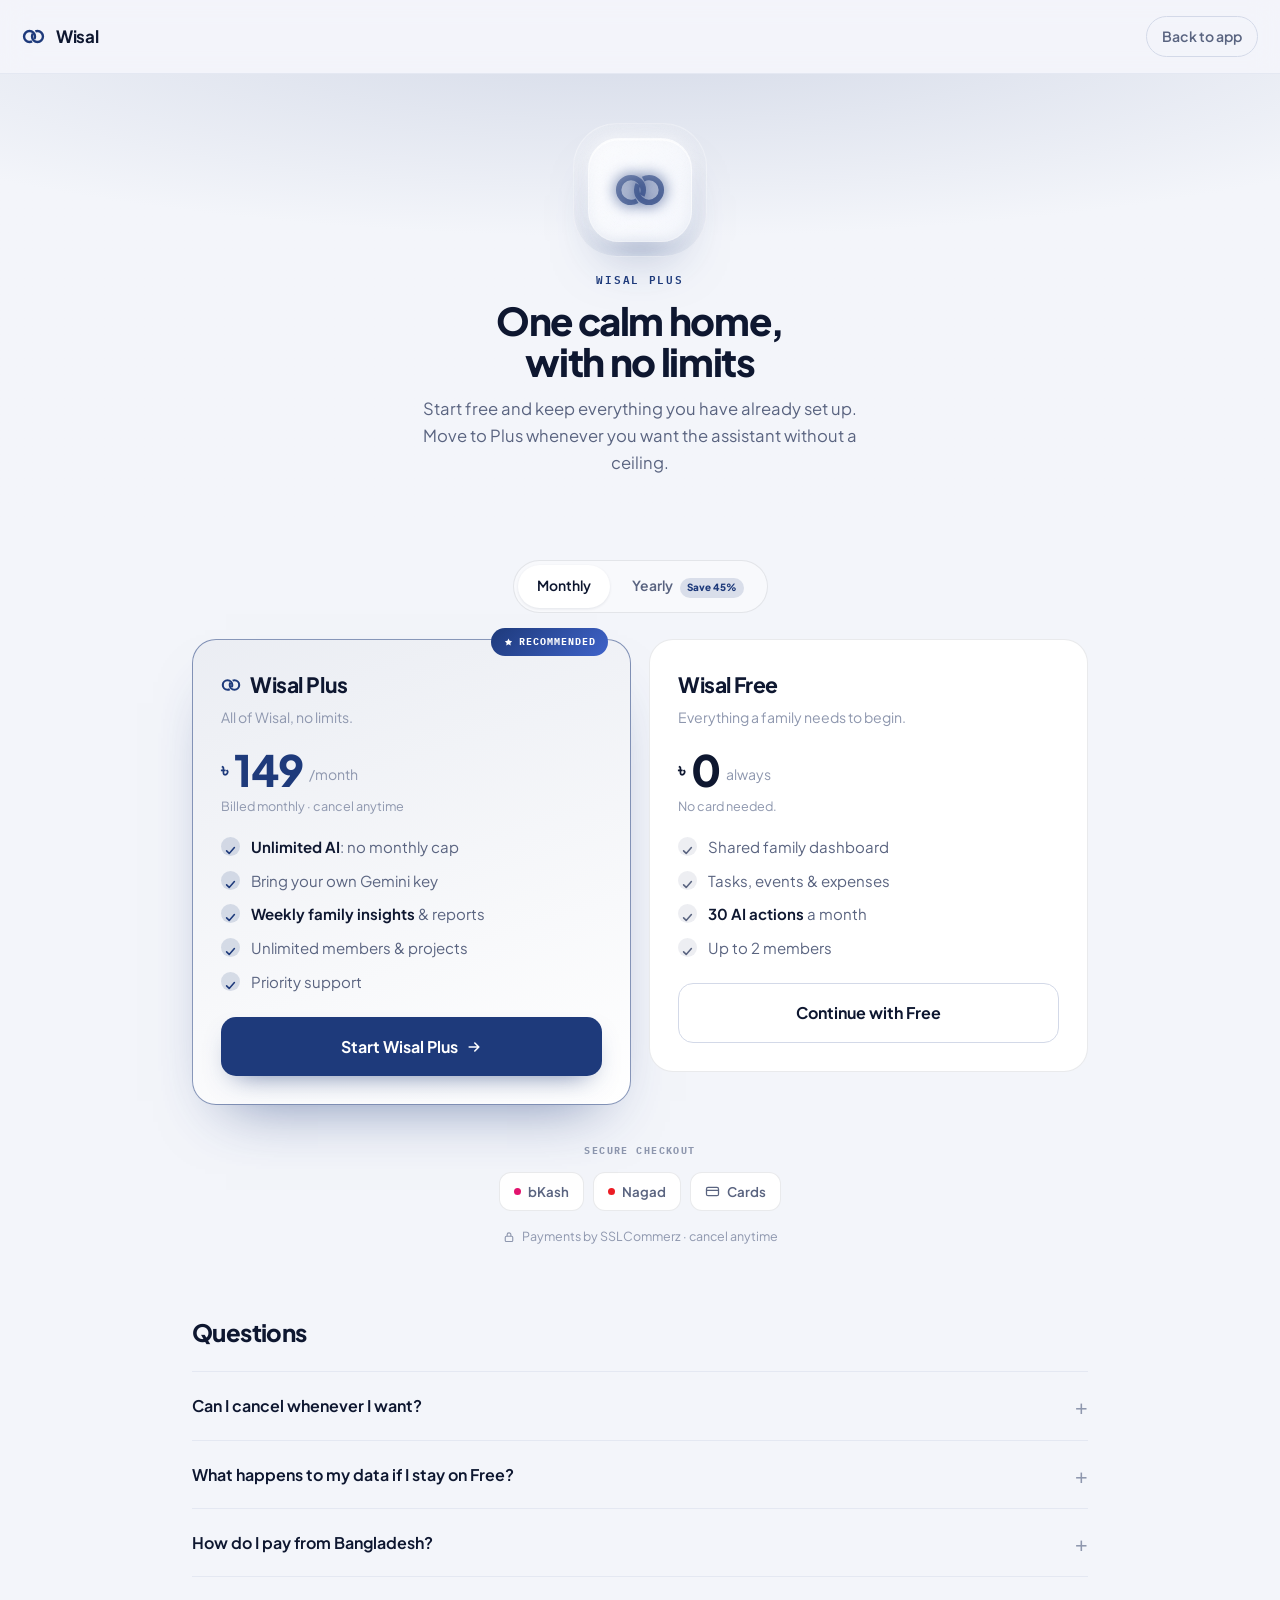
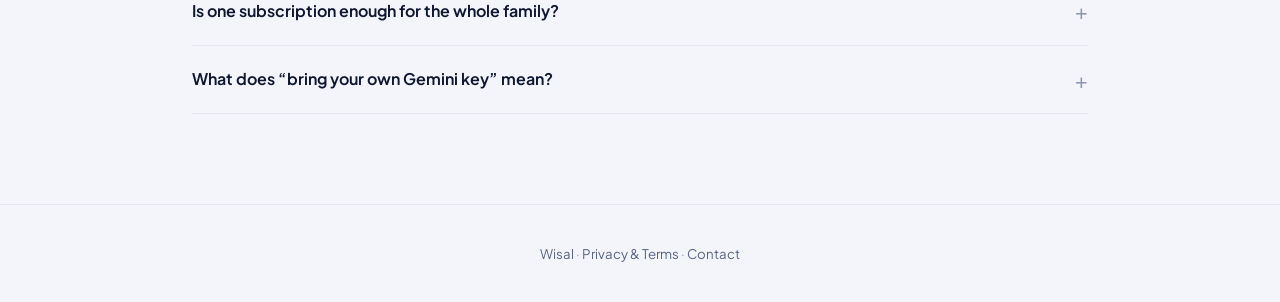
<file: pricing.html>
<!doctype html>
<html lang="en" data-theme="light">
<head>
<meta charset="utf-8">
<meta name="viewport" content="width=device-width, initial-scale=1, viewport-fit=cover">
<title>Wisal Plus Pricing</title>
<meta name="description" content="Wisal Plus: unlimited AI, weekly family insights and unlimited members. ৳149 a month, cancel anytime.">
<meta name="theme-color" content="#F3F5FA" media="(prefers-color-scheme: light)">
<meta name="theme-color" content="#0A0E1A" media="(prefers-color-scheme: dark)">
<link rel="icon" type="image/png" href="/favicon-64.png">
<link rel="preconnect" href="https://fonts.googleapis.com">
<link rel="preconnect" href="https://fonts.gstatic.com" crossorigin>
<link href="https://fonts.googleapis.com/css2?family=Plus+Jakarta+Sans:wght@400;500;600;700;800&family=IBM+Plex+Mono:wght@400;500;600&display=swap" rel="stylesheet">
<style>
:root{
  --bg:#F3F5FA; --surface:#FFFFFF; --surface-2:#F8F9FC;
  --text:#0E1730; --text-2:#5A6480; --text-3:#8E97AE;
  --border:#E4E8F2; --border-strong:#D3D9E8;
  --brand:#1E3A7B; --brand-2:#3F63C9;
  --glass-hair:rgba(14,23,48,.09);
  --sans:'Plus Jakarta Sans',system-ui,-apple-system,sans-serif;
  --mono:'IBM Plex Mono',ui-monospace,monospace;
  --ease:cubic-bezier(.22,.61,.36,1);
}
@media (prefers-color-scheme:dark){
  :root{
    --bg:#0A0E1A; --surface:#121829; --surface-2:#161D31;
    --text:#E9EDF7; --text-2:#9BA5BE; --text-3:#6C7791;
    --border:#232B42; --border-strong:#2E3852;
    --brand:#7B9BF0; --brand-2:#A3B9F7;
    --glass-hair:rgba(255,255,255,.09);
  }
}
*{box-sizing:border-box;scrollbar-width:none;-ms-overflow-style:none}
*::-webkit-scrollbar{width:0;height:0;display:none}
body{margin:0;font-family:var(--sans);background:var(--bg);color:var(--text);
  -webkit-font-smoothing:antialiased;line-height:1.6}
a{color:inherit}

.top{position:sticky;top:0;z-index:20;display:flex;align-items:center;gap:11px;
  padding:16px 22px;background:color-mix(in srgb,var(--bg) 82%,transparent);
  -webkit-backdrop-filter:blur(14px);backdrop-filter:blur(14px);
  border-bottom:1px solid var(--border)}
.top a.back{margin-left:auto;font-size:.88rem;font-weight:600;color:var(--text-2);
  text-decoration:none;padding:8px 15px;border-radius:999px;border:1px solid var(--border-strong);
  transition:color .16s,border-color .16s}
.top a.back:hover{color:var(--text);border-color:var(--text-3)}
.mk{width:23px;height:23px;fill:none;stroke:var(--brand);stroke-width:2.5}
.wm{font-size:1.06rem;font-weight:700;letter-spacing:-.015em}

.hero{position:relative;overflow:hidden;padding:64px 22px 46px;text-align:center;
  background:radial-gradient(120% 78% at 50% -12%,color-mix(in srgb,var(--brand) 15%,var(--bg)),var(--bg) 62%)}
.glass{position:relative;width:104px;height:104px;margin:0 auto 28px;border-radius:31px;
  display:grid;place-items:center;
  background:linear-gradient(150deg,color-mix(in srgb,#fff 58%,transparent),color-mix(in srgb,#fff 16%,transparent));
  border:1px solid color-mix(in srgb,#fff 62%,transparent);
  -webkit-backdrop-filter:blur(16px) saturate(1.6);backdrop-filter:blur(16px) saturate(1.6);
  box-shadow:inset 0 1.5px 0 color-mix(in srgb,#fff 72%,transparent),
             0 28px 58px -26px color-mix(in srgb,var(--brand) 58%,transparent)}
.glass::before{content:'';position:absolute;inset:-16px;border-radius:44px;pointer-events:none;
  border:1px solid color-mix(in srgb,#fff 30%,transparent);
  background:linear-gradient(150deg,color-mix(in srgb,#fff 18%,transparent),transparent 62%);
  -webkit-backdrop-filter:blur(7px);backdrop-filter:blur(7px)}
.glass svg{width:52px;height:52px;fill:none;stroke:var(--brand);stroke-width:2.5}
@media (prefers-color-scheme:dark){
  .glass{background:linear-gradient(150deg,color-mix(in srgb,#fff 15%,transparent),color-mix(in srgb,#fff 4%,transparent));
    border-color:color-mix(in srgb,#fff 18%,transparent);
    box-shadow:inset 0 1.5px 0 color-mix(in srgb,#fff 22%,transparent),0 28px 58px -26px rgba(0,0,0,.75)}
  .glass::before{border-color:color-mix(in srgb,#fff 12%,transparent);
    background:linear-gradient(150deg,color-mix(in srgb,#fff 7%,transparent),transparent 62%)}
}
.eyebrow{font-family:var(--mono);font-size:.68rem;font-weight:600;letter-spacing:.16em;
  text-transform:uppercase;color:var(--brand);margin-bottom:14px}
h1{font-size:2.4rem;font-weight:780;letter-spacing:-.035em;line-height:1.06;margin:0 0 14px}
.lede{font-size:1.04rem;color:var(--text-2);max-width:480px;margin:0 auto}

.wrap{max-width:940px;margin:0 auto;padding:0 22px 90px}
.cycle{display:flex;justify-content:center;margin:38px 0 26px}
.seg{display:inline-flex;gap:3px;padding:4px;background:var(--surface-2);
  border:1px solid var(--glass-hair);border-radius:999px}
.seg button{border:0;background:transparent;font:inherit;font-size:.87rem;font-weight:620;
  color:var(--text-2);padding:10px 19px;border-radius:999px;cursor:pointer;white-space:nowrap;
  transition:background .2s var(--ease),color .2s var(--ease)}
.seg button.on{background:var(--surface);color:var(--text);box-shadow:0 1px 3px rgba(14,23,48,.09)}
.save{display:inline-block;margin-left:7px;font-size:.62rem;font-weight:800;color:var(--brand);
  background:color-mix(in srgb,var(--brand) 14%,transparent);padding:2px 7px;border-radius:999px}

.cards{display:grid;grid-template-columns:repeat(auto-fit,minmax(286px,1fr));gap:18px;align-items:start}
.card{position:relative;border-radius:24px;padding:28px}
.card--plus{background:linear-gradient(162deg,color-mix(in srgb,var(--brand) 9%,var(--surface)),var(--surface));
  border:1.5px solid color-mix(in srgb,var(--brand) 52%,transparent);
  box-shadow:0 30px 60px -34px color-mix(in srgb,var(--brand) 62%,transparent)}
.card--free{background:var(--surface);border:1.5px solid var(--glass-hair)}
.badge{position:absolute;top:-12px;right:22px;display:inline-flex;align-items:center;gap:5px;
  font-family:var(--mono);font-size:.62rem;font-weight:700;letter-spacing:.1em;text-transform:uppercase;
  color:#fff;background:linear-gradient(135deg,var(--brand),var(--brand-2));padding:6px 12px;border-radius:999px}
.badge svg{width:11px;height:11px;fill:currentColor}
.pname{display:flex;align-items:center;gap:9px;font-size:1.32rem;font-weight:740;letter-spacing:-.02em}
.pname .mk{width:20px;height:20px}
.ptag{font-size:.88rem;color:var(--text-3);margin-top:4px}
.price{display:flex;align-items:baseline;gap:6px;margin:20px 0 4px}
.cur{font-size:1.2rem;font-weight:640;align-self:flex-start;margin-top:6px}
.amt{font-size:2.7rem;font-weight:790;letter-spacing:-.03em;line-height:1}
.card--plus .amt,.card--plus .cur{color:var(--brand)}
.per{font-size:.88rem;color:var(--text-3);align-self:flex-end;margin-bottom:6px}
.note{font-size:.79rem;color:var(--text-3);min-height:16px}
ul{list-style:none;margin:20px 0 24px;padding:0;display:flex;flex-direction:column;gap:12px}
li{display:flex;gap:11px;align-items:flex-start;font-size:.94rem;line-height:1.45;color:var(--text-2)}
li b{color:var(--text);font-weight:660}
.tick{flex:none;width:19px;height:19px;margin-top:1px;border-radius:50%;padding:3px;
  background:color-mix(in srgb,var(--brand) 15%,transparent)}
.tick svg{width:100%;height:100%;fill:none;stroke:var(--brand);stroke-width:2.4}
.card--free .tick{background:color-mix(in srgb,var(--text-3) 16%,transparent)}
.card--free .tick svg{stroke:var(--text-2)}
.cta{display:flex;width:100%;justify-content:center;align-items:center;gap:8px;padding:16px;
  font:inherit;font-size:1rem;font-weight:680;border-radius:15px;cursor:pointer;border:1.5px solid transparent;
  transition:transform .15s var(--ease),box-shadow .2s,border-color .15s,background .15s}
.cta--primary{background:var(--brand);color:#fff;
  box-shadow:0 12px 28px -14px color-mix(in srgb,var(--brand) 70%,transparent)}
.cta--primary:hover{transform:translateY(-1px)}
.cta--ghost{background:transparent;border-color:var(--border-strong);color:var(--text)}
.cta--ghost:hover{border-color:var(--text-3);background:var(--surface-2)}
.cta svg{width:16px;height:16px;fill:none;stroke:currentColor;stroke-width:2}

.pay{margin-top:38px;text-align:center}
.paylbl{font-family:var(--mono);font-size:.64rem;font-weight:700;letter-spacing:.14em;
  text-transform:uppercase;color:var(--text-3);margin-bottom:12px}
.marks{display:flex;flex-wrap:wrap;gap:9px;justify-content:center}
.mark{display:inline-flex;align-items:center;gap:7px;font-size:.83rem;font-weight:620;color:var(--text-2);
  padding:8px 14px;border:1px solid var(--glass-hair);border-radius:12px;background:var(--surface)}
.dot{width:7px;height:7px;border-radius:50%}
.mark svg{width:15px;height:15px;fill:none;stroke:currentColor;stroke-width:1.7}
.fine{display:flex;align-items:center;justify-content:center;gap:7px;margin-top:16px;
  font-size:.78rem;color:var(--text-3)}
.fine svg{width:12px;height:12px;fill:none;stroke:currentColor;stroke-width:1.5}

.faq{margin-top:66px}
.faq h2{font-size:1.5rem;font-weight:760;letter-spacing:-.025em;margin:0 0 20px}
details{border-top:1px solid var(--border);padding:17px 0}
details:last-of-type{border-bottom:1px solid var(--border)}
summary{cursor:pointer;font-weight:640;font-size:1rem;list-style:none;
  display:flex;justify-content:space-between;align-items:center;gap:14px}
summary::-webkit-details-marker{display:none}
summary::after{content:'+';font-size:1.3rem;color:var(--text-3);font-weight:400;flex:none}
details[open] summary::after{content:'\2212'}
details p{margin:11px 0 0;color:var(--text-2);font-size:.94rem;max-width:660px}

footer{text-align:center;padding:38px 22px;color:var(--text-3);font-size:.83rem;
  border-top:1px solid var(--border)}
footer a{color:var(--text-2);text-decoration:none}
footer a:hover{color:var(--text)}
@media (max-width:560px){
  h1{font-size:1.95rem}
  .hero{padding:44px 20px 34px}
  .glass{width:88px;height:88px;border-radius:27px}
  .glass svg{width:44px;height:44px}
  .card{padding:22px}
  .amt{font-size:2.3rem}
}
</style>
</head>
<body>

<div class="top">
  <svg class="mk" viewBox="0 0 24 24"><circle cx="7.85" cy="12" r="5.7" stroke-dasharray="2.64 3.34 29.84"/><circle cx="16.15" cy="12" r="5.7" stroke-dasharray="20.54 3.34 11.93"/></svg>
  <span class="wm">Wisal</span>
  <a class="back" href="/">Back to app</a>
</div>

<div class="hero">
  <div class="glass">
    <svg viewBox="0 0 24 24"><circle cx="7.85" cy="12" r="5.7" stroke-dasharray="2.64 3.34 29.84"/><circle cx="16.15" cy="12" r="5.7" stroke-dasharray="20.54 3.34 11.93"/></svg>
  </div>
  <div class="eyebrow">Wisal Plus</div>
  <h1>One calm home,<br>with no limits</h1>
  <p class="lede">Start free and keep everything you have already set up. Move to Plus whenever you want the assistant without a ceiling.</p>
</div>

<div class="wrap">

  <div class="cycle">
    <div class="seg" role="group" aria-label="Billing period">
      <button id="segM" class="on" onclick="setCycle('month')">Monthly</button>
      <button id="segY" onclick="setCycle('year')">Yearly<span class="save">Save 45%</span></button>
    </div>
  </div>

  <div class="cards">
    <section class="card card--plus" aria-label="Wisal Plus">
      <span class="badge"><svg viewBox="0 0 24 24"><path d="M12 3l2.4 5.4L20 9l-4 3.9 1 5.6L12 16l-5 2.5 1-5.6L4 9l5.6-.6z"/></svg>Recommended</span>
      <div class="pname">
        <svg class="mk" viewBox="0 0 24 24"><circle cx="7.85" cy="12" r="5.7" stroke-dasharray="2.64 3.34 29.84"/><circle cx="16.15" cy="12" r="5.7" stroke-dasharray="20.54 3.34 11.93"/></svg>
        Wisal Plus
      </div>
      <div class="ptag">All of Wisal, no limits.</div>
      <div class="price"><span class="cur">&#2547;</span><span class="amt" id="amt">149</span><span class="per" id="per">/month</span></div>
      <div class="note" id="cyc">Billed monthly &middot; cancel anytime</div>
      <ul>
        <li><span class="tick"><svg viewBox="0 0 20 20"><path d="M4 10.5l4 4 8-9" stroke-linecap="round" stroke-linejoin="round"/></svg></span><span><b>Unlimited AI</b>: no monthly cap</span></li>
        <li><span class="tick"><svg viewBox="0 0 20 20"><path d="M4 10.5l4 4 8-9" stroke-linecap="round" stroke-linejoin="round"/></svg></span><span>Bring your own Gemini key</span></li>
        <li><span class="tick"><svg viewBox="0 0 20 20"><path d="M4 10.5l4 4 8-9" stroke-linecap="round" stroke-linejoin="round"/></svg></span><span><b>Weekly family insights</b> &amp; reports</span></li>
        <li><span class="tick"><svg viewBox="0 0 20 20"><path d="M4 10.5l4 4 8-9" stroke-linecap="round" stroke-linejoin="round"/></svg></span><span>Unlimited members &amp; projects</span></li>
        <li><span class="tick"><svg viewBox="0 0 20 20"><path d="M4 10.5l4 4 8-9" stroke-linecap="round" stroke-linejoin="round"/></svg></span><span>Priority support</span></li>
      </ul>
      <button class="cta cta--primary" onclick="go()">Start Wisal Plus<svg viewBox="0 0 20 20"><path d="M4 10h11M11 5l5 5-5 5" stroke-linecap="round" stroke-linejoin="round"/></svg></button>
    </section>

    <section class="card card--free" aria-label="Wisal Free">
      <div class="pname">Wisal Free</div>
      <div class="ptag">Everything a family needs to begin.</div>
      <div class="price"><span class="cur">&#2547;</span><span class="amt">0</span><span class="per">always</span></div>
      <div class="note">No card needed.</div>
      <ul>
        <li><span class="tick"><svg viewBox="0 0 20 20"><path d="M4 10.5l4 4 8-9" stroke-linecap="round" stroke-linejoin="round"/></svg></span><span>Shared family dashboard</span></li>
        <li><span class="tick"><svg viewBox="0 0 20 20"><path d="M4 10.5l4 4 8-9" stroke-linecap="round" stroke-linejoin="round"/></svg></span><span>Tasks, events &amp; expenses</span></li>
        <li><span class="tick"><svg viewBox="0 0 20 20"><path d="M4 10.5l4 4 8-9" stroke-linecap="round" stroke-linejoin="round"/></svg></span><span><b>30 AI actions</b> a month</span></li>
        <li><span class="tick"><svg viewBox="0 0 20 20"><path d="M4 10.5l4 4 8-9" stroke-linecap="round" stroke-linejoin="round"/></svg></span><span>Up to 2 members</span></li>
      </ul>
      <button class="cta cta--ghost" onclick="location.href='/'">Continue with Free</button>
    </section>
  </div>

  <div class="pay">
    <div class="paylbl">Secure checkout</div>
    <div class="marks">
      <span class="mark"><span class="dot" style="background:#e2136e"></span>bKash</span>
      <span class="mark"><span class="dot" style="background:#ec1c24"></span>Nagad</span>
      <span class="mark"><svg viewBox="0 0 20 20"><rect x="2" y="4.5" width="16" height="11" rx="2"/><path d="M2 8.5h16"/></svg>Cards</span>
    </div>
    <div class="fine"><svg viewBox="0 0 16 16"><rect x="3" y="7" width="10" height="7" rx="1.5"/><path d="M5.5 7V5a2.5 2.5 0 015 0v2"/></svg>Payments by SSLCommerz &middot; cancel anytime</div>
  </div>

  <div class="faq">
    <h2>Questions</h2>
    <details><summary>Can I cancel whenever I want?</summary>
      <p>Yes. Plus runs for the period you paid for and simply stops renewing. Nothing you created is deleted, you drop back to the Free limits and everything stays where it is.</p></details>
    <details><summary>What happens to my data if I stay on Free?</summary>
      <p>It stays yours. Free is a real plan, not a trial. You keep the shared dashboard, tasks, events and expenses forever; only the AI allowance and member count are capped.</p></details>
    <details><summary>How do I pay from Bangladesh?</summary>
      <p>bKash, Nagad or any Visa/Mastercard and local bank card, all through SSLCommerz. You never type card details into Wisal itself, payment happens on the gateway&rsquo;s own secure page.</p></details>
    <details><summary>Is one subscription enough for the whole family?</summary>
      <p>Yes. Plus applies to your household, not to each person. Everyone you invite shares it.</p></details>
    <details><summary>What does &ldquo;bring your own Gemini key&rdquo; mean?</summary>
      <p>If you have your own Google Gemini API key you can add it in Settings, and the assistant will use that instead. Useful if you want heavier AI use or full control over where requests go.</p></details>
  </div>

</div>

<footer>
  <a href="/">Wisal</a> &middot; <a href="/privacy.html">Privacy &amp; Terms</a> &middot;
  <a href="mailto:hamzamuhammad.trd@gmail.com">Contact</a>
</footer>

<script>
var PRICE={month:{amt:149,per:'/month',cyc:'Billed monthly \u00b7 cancel anytime'},
           year:{amt:990,per:'/year',cyc:'\u2248 \u09F3 83/mo \u00b7 billed yearly'}};
var cycle='month';
function setCycle(c){
  cycle=c;
  document.getElementById('amt').textContent=PRICE[c].amt;
  document.getElementById('per').textContent=PRICE[c].per;
  document.getElementById('cyc').textContent=PRICE[c].cyc;
  document.getElementById('segM').className=(c==='month'?'on':'');
  document.getElementById('segY').className=(c==='year'?'on':'');
}
/* Checkout lives inside the app, where the user is already signed in. */
function go(){ location.href='/?upgrade=' + cycle; }
</script>
</body>
</html>
</file>
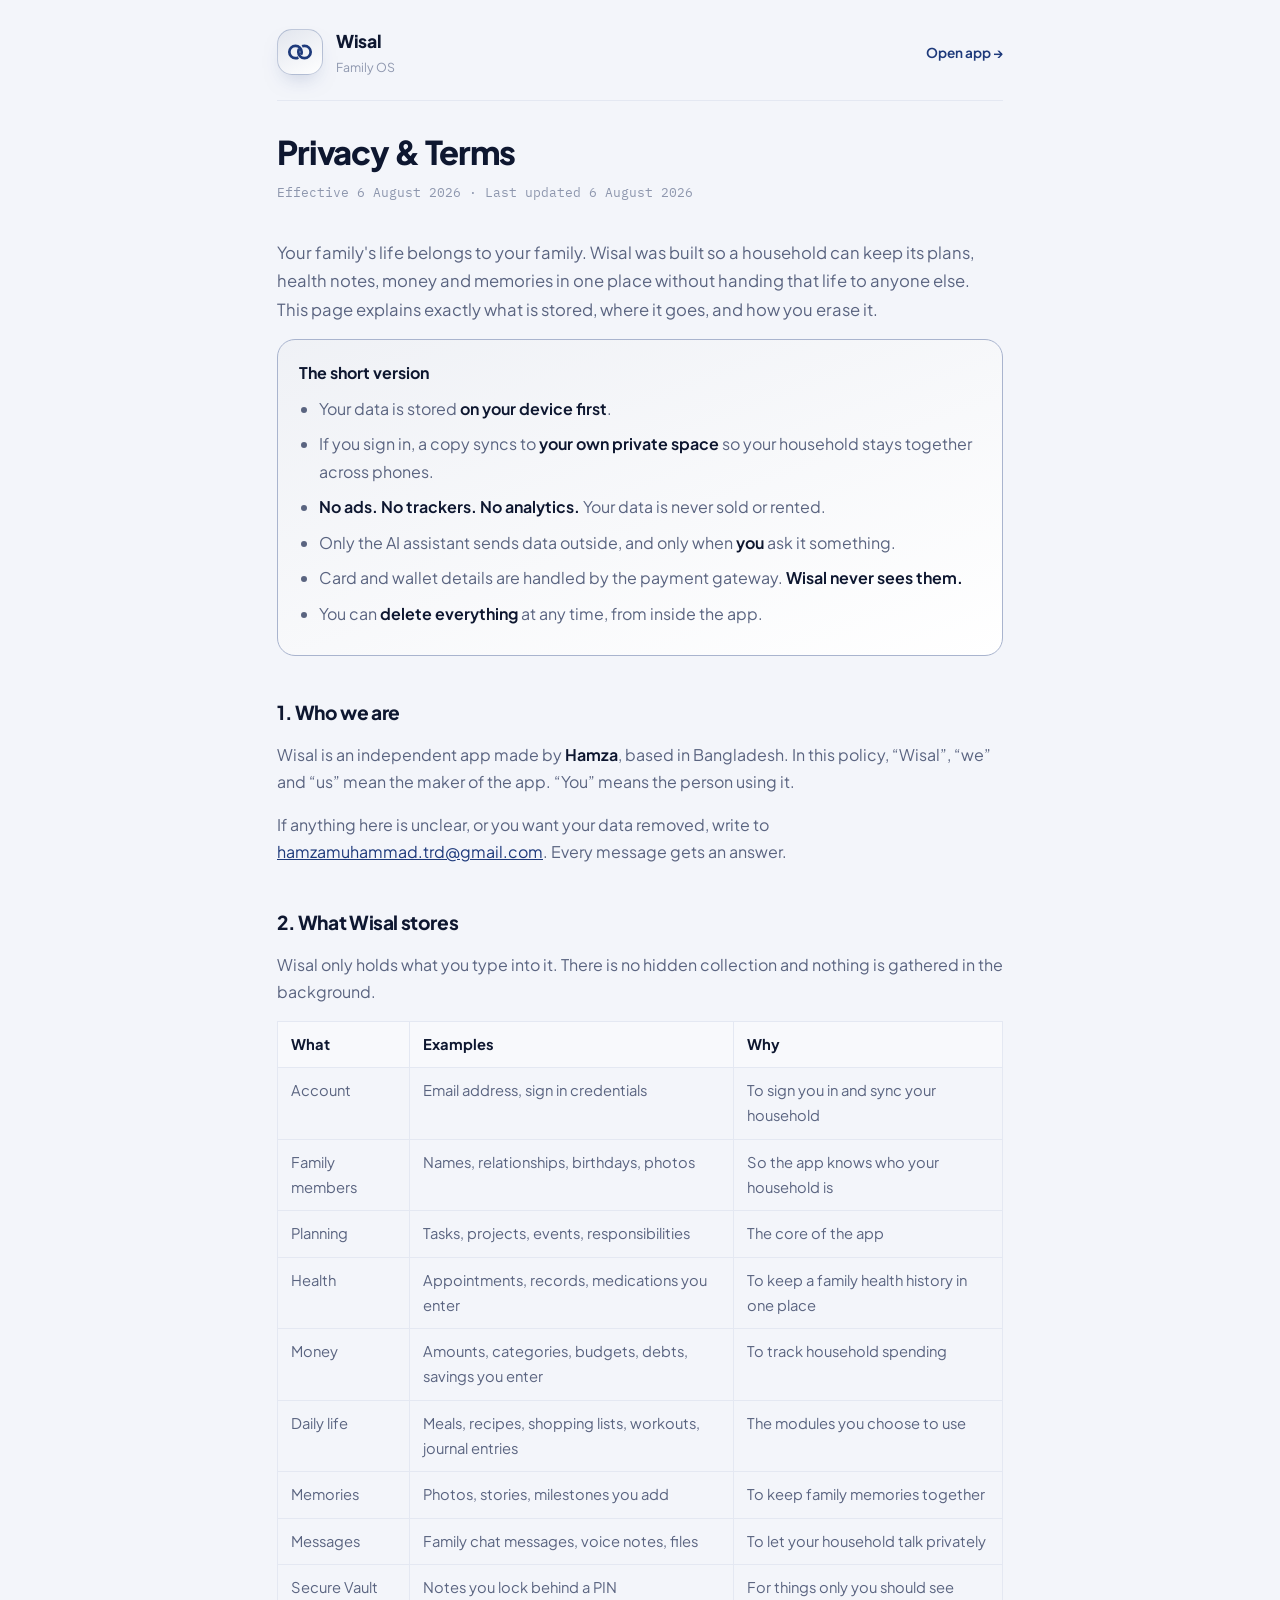
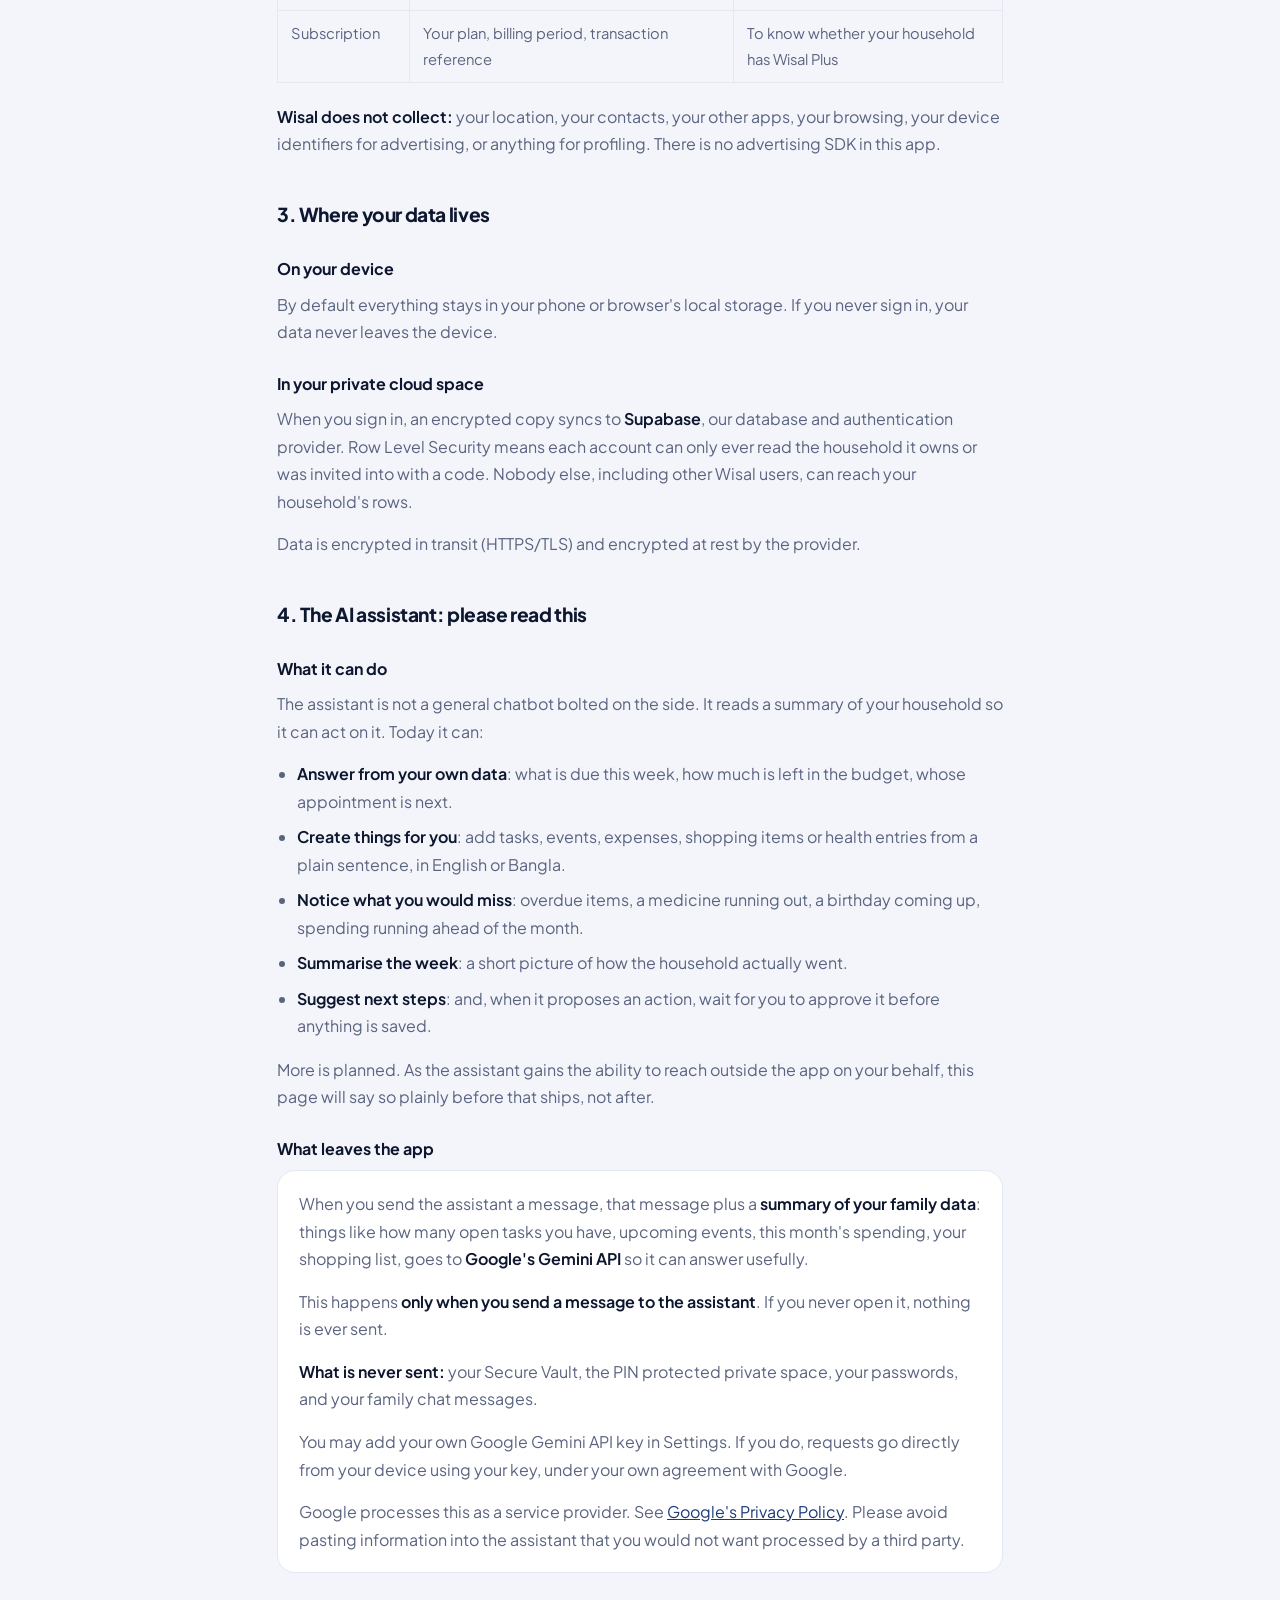
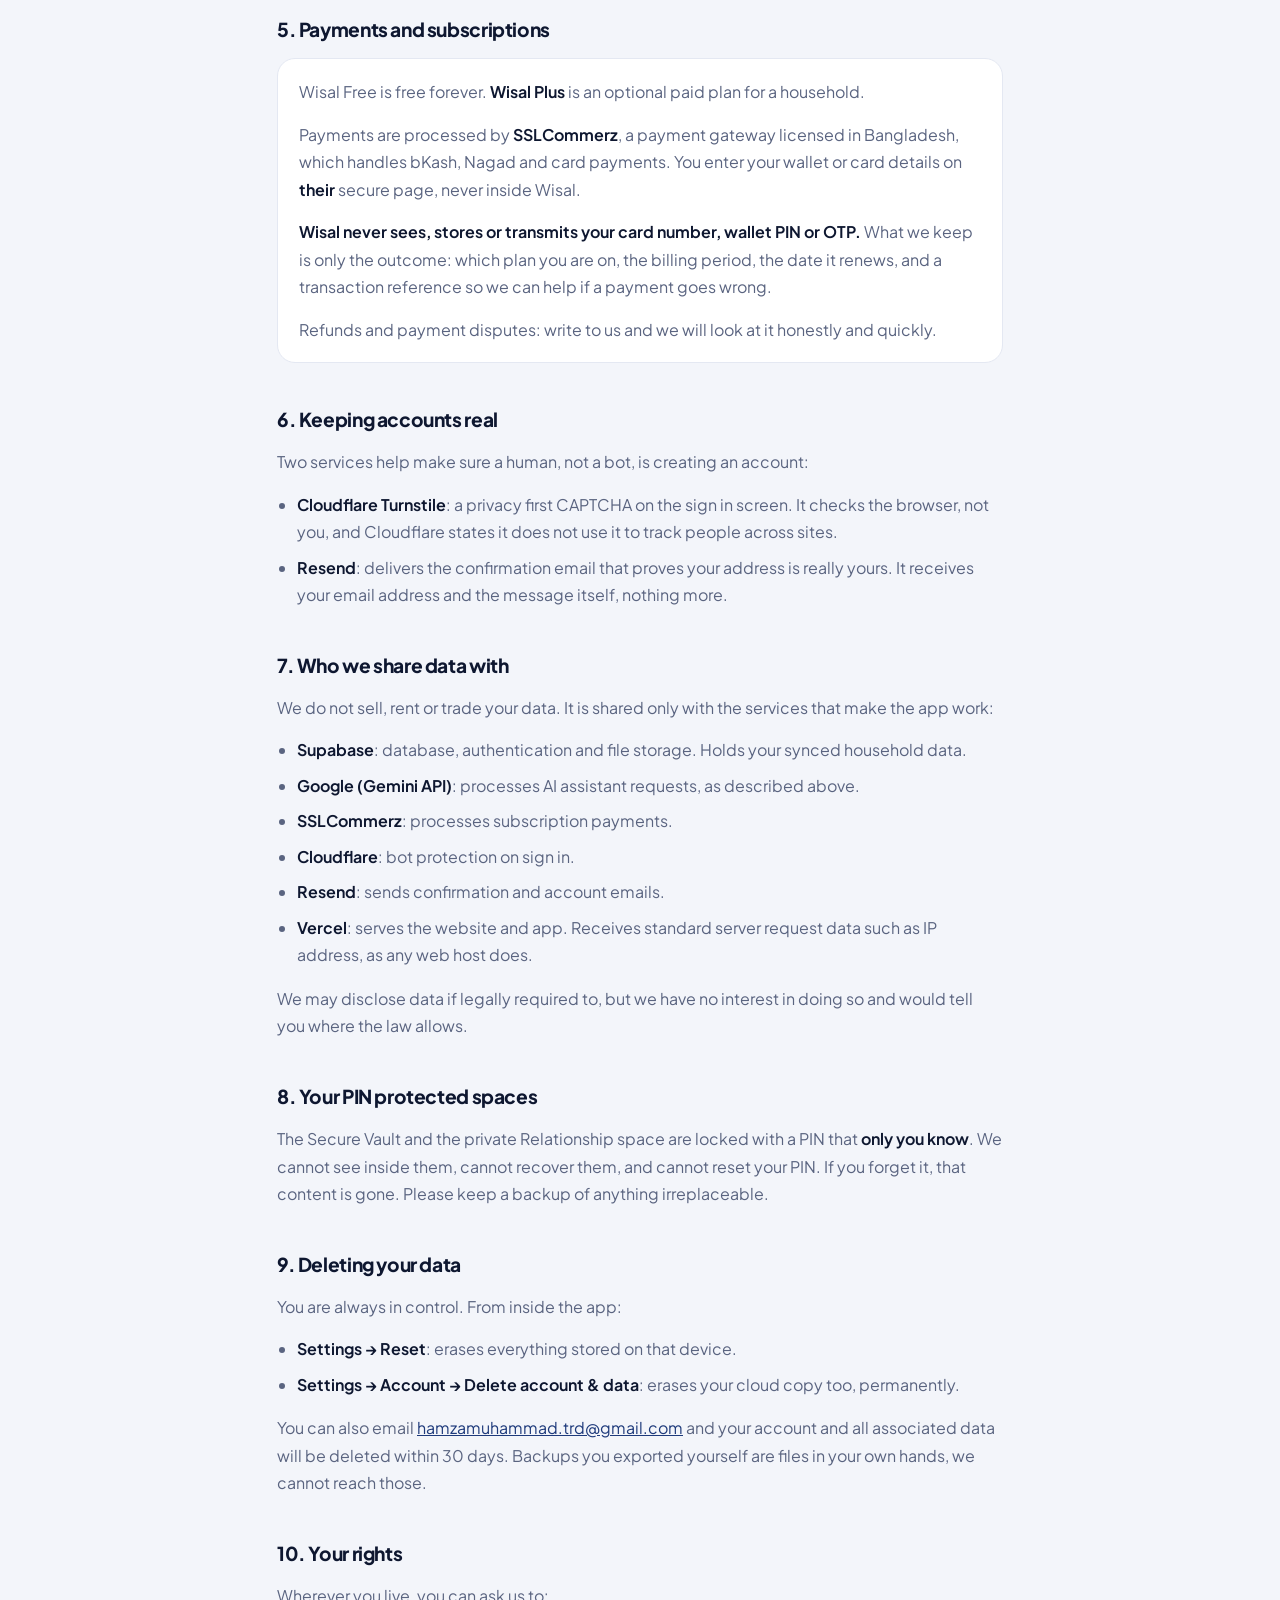
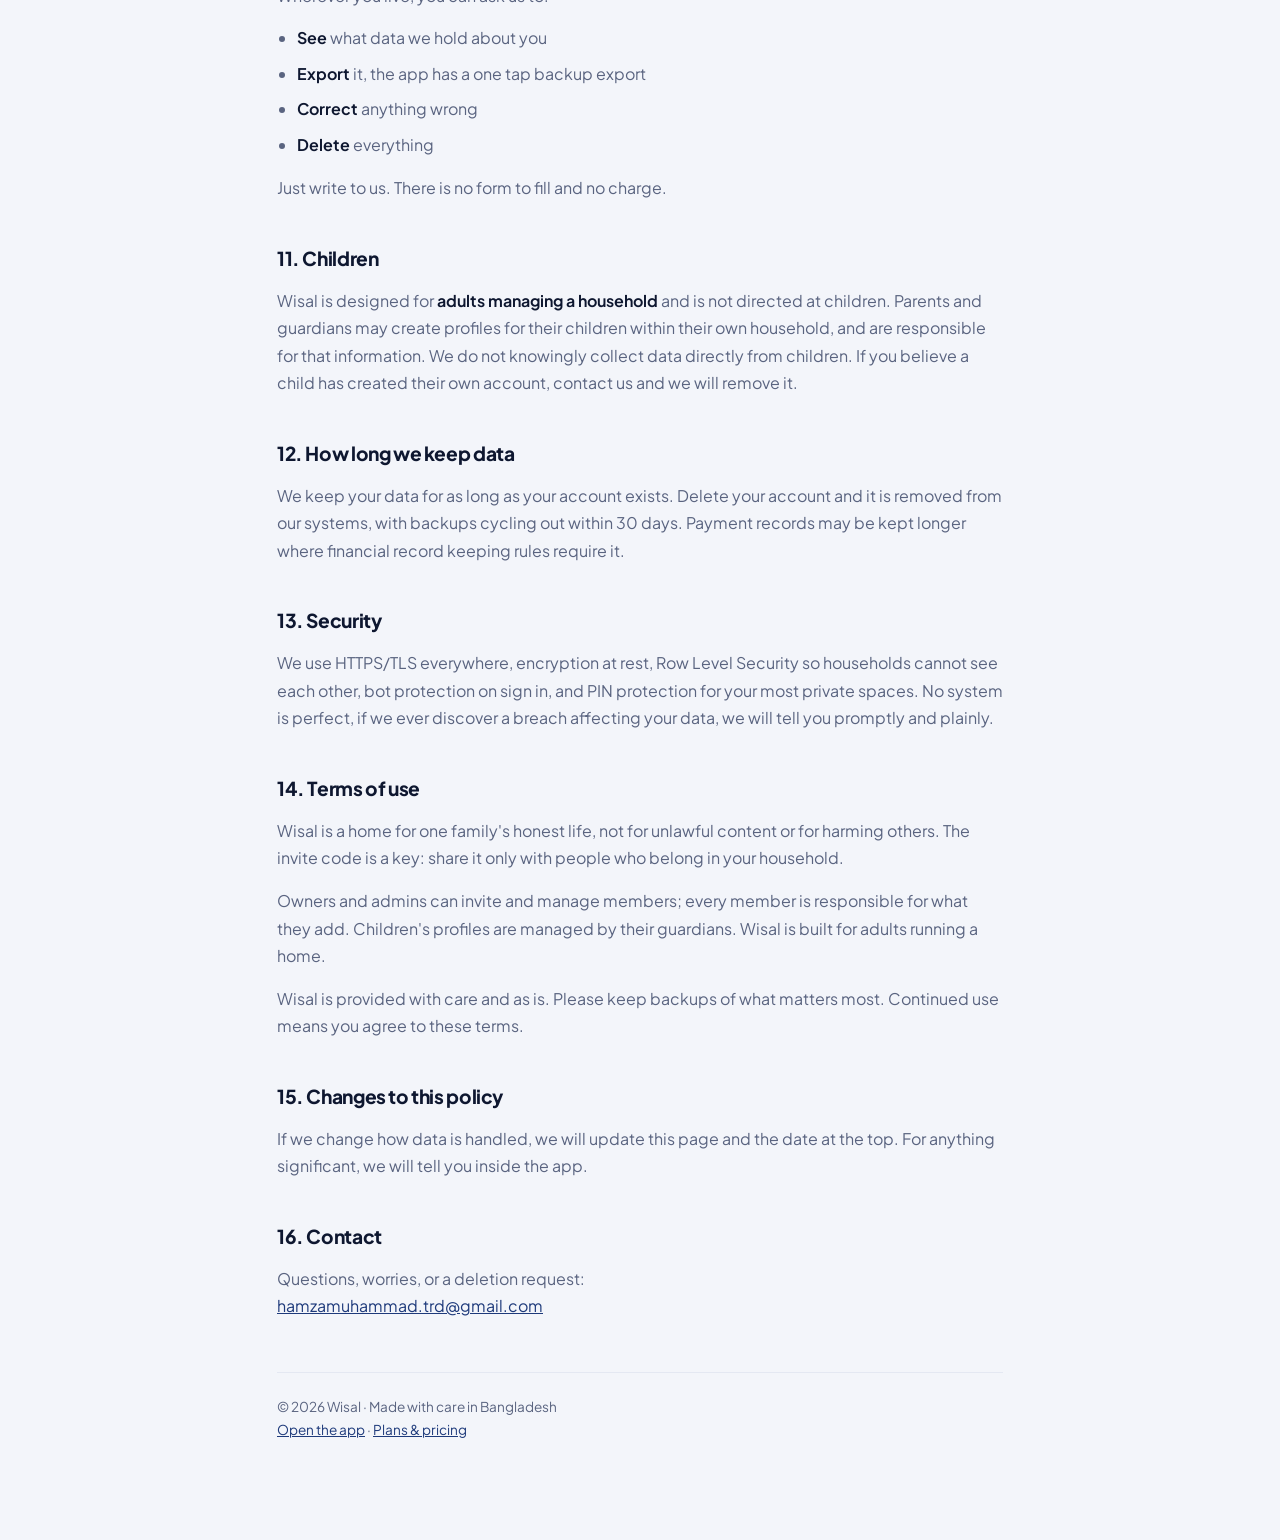
<file: privacy.html>
<!doctype html>
<html lang="en">
<head>
<meta charset="utf-8">
<meta name="viewport" content="width=device-width, initial-scale=1, viewport-fit=cover">
<title>Privacy &amp; Terms · Wisal</title>
<meta name="description" content="How Wisal collects, uses and protects your family's data.">
<meta name="theme-color" content="#F3F5FA" media="(prefers-color-scheme: light)">
<meta name="theme-color" content="#0A0E1A" media="(prefers-color-scheme: dark)">
<link rel="icon" type="image/png" href="/favicon-64.png">
<link rel="preconnect" href="https://fonts.googleapis.com">
<link rel="preconnect" href="https://fonts.gstatic.com" crossorigin>
<link href="https://fonts.googleapis.com/css2?family=Plus+Jakarta+Sans:wght@400;500;600;700;800&family=IBM+Plex+Mono:wght@400;500&display=swap" rel="stylesheet">
<style>
:root{
  --bg:#F3F5FA; --surface:#FFFFFF; --surface-2:#F8F9FC;
  --text:#0E1730; --text-2:#5A6480; --text-3:#8E97AE;
  --border:#E4E8F2; --border-strong:#D3D9E8;
  --brand:#1E3A7B; --brand-2:#3F63C9;
  --sans:'Plus Jakarta Sans',ui-sans-serif,system-ui,-apple-system,sans-serif;
  --mono:'IBM Plex Mono',ui-monospace,monospace;
}
@media (prefers-color-scheme:dark){
  :root{
    --bg:#0A0E1A; --surface:#121829; --surface-2:#161D31;
    --text:#E9EDF7; --text-2:#9BA5BE; --text-3:#6C7791;
    --border:#232B42; --border-strong:#2E3852;
    --brand:#7B9BF0; --brand-2:#A3B9F7;
  }
}
*{box-sizing:border-box;scrollbar-width:none;-ms-overflow-style:none}
*::-webkit-scrollbar{width:0;height:0;display:none}
html{-webkit-text-size-adjust:100%}
body{margin:0;background:var(--bg);color:var(--text);font-family:var(--sans);
  font-size:16px;line-height:1.72;-webkit-font-smoothing:antialiased}
.wrap{max-width:770px;margin:0 auto;padding:26px 22px 84px}

header.top{display:flex;align-items:center;gap:13px;padding-bottom:22px;margin-bottom:32px;
  border-bottom:1px solid var(--border)}
.mark{width:46px;height:46px;flex:none;border-radius:15px;display:grid;place-items:center;
  background:linear-gradient(150deg,color-mix(in srgb,var(--brand) 13%,var(--surface)),var(--surface));
  border:1px solid color-mix(in srgb,var(--brand) 26%,transparent);
  box-shadow:0 10px 24px -14px color-mix(in srgb,var(--brand) 60%,transparent)}
.mark svg{width:26px;height:26px;fill:none;stroke:var(--brand);stroke-width:2.5}
.bn{font-size:1.1rem;font-weight:780;letter-spacing:-.02em;display:block}
.bs{font-size:.77rem;color:var(--text-3);display:block;margin-top:1px}
.sp{flex:1}
.back{font-size:.85rem;font-weight:640;color:var(--brand);text-decoration:none;white-space:nowrap}
.back:hover{text-decoration:underline}

h1{font-size:2.05rem;font-weight:790;letter-spacing:-.035em;line-height:1.16;margin:0 0 10px}
.eff{color:var(--text-3);font-size:.84rem;font-family:var(--mono);margin:0 0 34px}
h2{font-size:1.2rem;font-weight:750;letter-spacing:-.02em;margin:40px 0 12px;scroll-margin-top:20px}
h3{font-size:1rem;font-weight:700;margin:24px 0 8px}
p{margin:0 0 15px;color:var(--text-2)}
p strong,li strong{color:var(--text);font-weight:650}
ul{margin:0 0 16px;padding-left:20px;color:var(--text-2)}
li{margin-bottom:8px}
a{color:var(--brand)}
.lead{font-size:1.04rem;color:var(--text-2)}

.card{background:var(--surface);border:1px solid var(--border);border-radius:18px;padding:19px 21px;margin:0 0 18px}
.card--accent{border-color:color-mix(in srgb,var(--brand) 30%,var(--border));
  background:linear-gradient(160deg,color-mix(in srgb,var(--brand) 7%,var(--surface)),var(--surface))}
.card p:last-child,.card ul:last-child{margin-bottom:0}
.card h3{margin-top:0}

table{width:100%;border-collapse:collapse;margin:0 0 20px;font-size:.92rem;display:block;overflow-x:auto}
th,td{border:1px solid var(--border);padding:10px 13px;text-align:left;vertical-align:top}
th{background:var(--surface-2);font-weight:700;white-space:nowrap;color:var(--text)}
td{color:var(--text-2)}

footer{margin-top:52px;padding-top:22px;border-top:1px solid var(--border);color:var(--text-3);font-size:.85rem}
footer a{color:var(--brand)}
@media (max-width:600px){
  .wrap{padding:20px 18px 64px}
  h1{font-size:1.62rem}
  h2{font-size:1.08rem}
}
</style>
</head>
<body>
<div class="wrap">

<header class="top">
  <span class="mark" aria-hidden="true">
    <svg viewBox="0 0 24 24"><circle cx="7.85" cy="12" r="5.7" stroke-dasharray="2.64 3.34 29.84"/><circle cx="16.15" cy="12" r="5.7" stroke-dasharray="20.54 3.34 11.93"/></svg>
  </span>
  <span><span class="bn">Wisal</span><span class="bs">Family OS</span></span>
  <span class="sp"></span>
  <a class="back" href="/">Open app &rarr;</a>
</header>

<h1>Privacy &amp; Terms</h1>
<p class="eff">Effective 6 August 2026 &middot; Last updated 6 August 2026</p>

<p class="lead">Your family's life belongs to your family. Wisal was built so a household can keep
its plans, health notes, money and memories in one place without handing that life to anyone else.
This page explains exactly what is stored, where it goes, and how you erase it.</p>

<div class="card card--accent">
  <h3>The short version</h3>
  <ul>
    <li>Your data is stored <strong>on your device first</strong>.</li>
    <li>If you sign in, a copy syncs to <strong>your own private space</strong> so your household stays together across phones.</li>
    <li><strong>No ads. No trackers. No analytics.</strong> Your data is never sold or rented.</li>
    <li>Only the AI assistant sends data outside, and only when <strong>you</strong> ask it something.</li>
    <li>Card and wallet details are handled by the payment gateway. <strong>Wisal never sees them.</strong></li>
    <li>You can <strong>delete everything</strong> at any time, from inside the app.</li>
  </ul>
</div>

<h2>1. Who we are</h2>
<p>Wisal is an independent app made by <strong>Hamza</strong>, based in Bangladesh. In this policy,
&ldquo;Wisal&rdquo;, &ldquo;we&rdquo; and &ldquo;us&rdquo; mean the maker of the app. &ldquo;You&rdquo; means the person using it.</p>
<p>If anything here is unclear, or you want your data removed, write to
<a href="mailto:hamzamuhammad.trd@gmail.com">hamzamuhammad.trd@gmail.com</a>. Every message gets an answer.</p>

<h2>2. What Wisal stores</h2>
<p>Wisal only holds what you type into it. There is no hidden collection and nothing is gathered
in the background.</p>

<table>
  <thead>
    <tr><th>What</th><th>Examples</th><th>Why</th></tr>
  </thead>
  <tbody>
    <tr><td>Account</td><td>Email address, sign in credentials</td><td>To sign you in and sync your household</td></tr>
    <tr><td>Family members</td><td>Names, relationships, birthdays, photos</td><td>So the app knows who your household is</td></tr>
    <tr><td>Planning</td><td>Tasks, projects, events, responsibilities</td><td>The core of the app</td></tr>
    <tr><td>Health</td><td>Appointments, records, medications you enter</td><td>To keep a family health history in one place</td></tr>
    <tr><td>Money</td><td>Amounts, categories, budgets, debts, savings you enter</td><td>To track household spending</td></tr>
    <tr><td>Daily life</td><td>Meals, recipes, shopping lists, workouts, journal entries</td><td>The modules you choose to use</td></tr>
    <tr><td>Memories</td><td>Photos, stories, milestones you add</td><td>To keep family memories together</td></tr>
    <tr><td>Messages</td><td>Family chat messages, voice notes, files</td><td>To let your household talk privately</td></tr>
    <tr><td>Secure Vault</td><td>Notes you lock behind a PIN</td><td>For things only you should see</td></tr>
    <tr><td>Subscription</td><td>Your plan, billing period, transaction reference</td><td>To know whether your household has Wisal Plus</td></tr>
  </tbody>
</table>

<p><strong>Wisal does not collect:</strong> your location, your contacts, your other apps, your
browsing, your device identifiers for advertising, or anything for profiling. There is no
advertising SDK in this app.</p>

<h2>3. Where your data lives</h2>

<h3>On your device</h3>
<p>By default everything stays in your phone or browser's local storage. If you never sign in,
your data never leaves the device.</p>

<h3>In your private cloud space</h3>
<p>When you sign in, an encrypted copy syncs to <strong>Supabase</strong>, our database and
authentication provider. Row Level Security means each account can only ever read the household
it owns or was invited into with a code. Nobody else, including other Wisal users, can
reach your household's rows.</p>
<p>Data is encrypted in transit (HTTPS/TLS) and encrypted at rest by the provider.</p>

<h2>4. The AI assistant: please read this</h2>

<h3>What it can do</h3>
<p>The assistant is not a general chatbot bolted on the side. It reads a summary of your household
so it can act on it. Today it can:</p>
<ul>
  <li><strong>Answer from your own data</strong>: what is due this week, how much is left in the budget, whose appointment is next.</li>
  <li><strong>Create things for you</strong>: add tasks, events, expenses, shopping items or health entries from a plain sentence, in English or Bangla.</li>
  <li><strong>Notice what you would miss</strong>: overdue items, a medicine running out, a birthday coming up, spending running ahead of the month.</li>
  <li><strong>Summarise the week</strong>: a short picture of how the household actually went.</li>
  <li><strong>Suggest next steps</strong>: and, when it proposes an action, wait for you to approve it before anything is saved.</li>
</ul>
<p>More is planned. As the assistant gains the ability to reach outside the app on your behalf,
this page will say so plainly before that ships, not after.</p>

<h3>What leaves the app</h3>
<div class="card">
  <p>When you send the assistant a message, that message plus a <strong>summary of your family
  data</strong>: things like how many open tasks you have, upcoming events, this month's
  spending, your shopping list, goes to <strong>Google's Gemini API</strong> so it can answer
  usefully.</p>
  <p>This happens <strong>only when you send a message to the assistant</strong>. If you never open
  it, nothing is ever sent.</p>
  <p><strong>What is never sent:</strong> your Secure Vault, the PIN protected private space, your
  passwords, and your family chat messages.</p>
  <p>You may add your own Google Gemini API key in Settings. If you do, requests go directly from
  your device using your key, under your own agreement with Google.</p>
  <p>Google processes this as a service provider. See
  <a href="https://policies.google.com/privacy" rel="noopener">Google's Privacy Policy</a>.
  Please avoid pasting information into the assistant that you would not want processed by a
  third party.</p>
</div>

<h2>5. Payments and subscriptions</h2>
<div class="card">
  <p>Wisal Free is free forever. <strong>Wisal Plus</strong> is an optional paid plan for a
  household.</p>
  <p>Payments are processed by <strong>SSLCommerz</strong>, a payment gateway licensed in
  Bangladesh, which handles bKash, Nagad and card payments. You enter your wallet or card details
  on <strong>their</strong> secure page, never inside Wisal.</p>
  <p><strong>Wisal never sees, stores or transmits your card number, wallet PIN or OTP.</strong>
  What we keep is only the outcome: which plan you are on, the billing period, the date it renews,
  and a transaction reference so we can help if a payment goes wrong.</p>
  <p>Refunds and payment disputes: write to us and we will look at it honestly and quickly.</p>
</div>

<h2>6. Keeping accounts real</h2>
<p>Two services help make sure a human, not a bot, is creating an account:</p>
<ul>
  <li><strong>Cloudflare Turnstile</strong>: a privacy first CAPTCHA on the sign in screen.
  It checks the browser, not you, and Cloudflare states it does not use it to track people
  across sites.</li>
  <li><strong>Resend</strong>: delivers the confirmation email that proves your address is
  really yours. It receives your email address and the message itself, nothing more.</li>
</ul>

<h2>7. Who we share data with</h2>
<p>We do not sell, rent or trade your data. It is shared only with the services that make the app
work:</p>
<ul>
  <li><strong>Supabase</strong>: database, authentication and file storage. Holds your synced household data.</li>
  <li><strong>Google (Gemini API)</strong>: processes AI assistant requests, as described above.</li>
  <li><strong>SSLCommerz</strong>: processes subscription payments.</li>
  <li><strong>Cloudflare</strong>: bot protection on sign in.</li>
  <li><strong>Resend</strong>: sends confirmation and account emails.</li>
  <li><strong>Vercel</strong>: serves the website and app. Receives standard server request data such as IP address, as any web host does.</li>
</ul>
<p>We may disclose data if legally required to, but we have no interest in doing so and would tell
you where the law allows.</p>

<h2>8. Your PIN protected spaces</h2>
<p>The Secure Vault and the private Relationship space are locked with a PIN that <strong>only you
know</strong>. We cannot see inside them, cannot recover them, and cannot reset your PIN.
If you forget it, that content is gone. Please keep a backup of anything irreplaceable.</p>

<h2>9. Deleting your data</h2>
<p>You are always in control. From inside the app:</p>
<ul>
  <li><strong>Settings &rarr; Reset</strong>: erases everything stored on that device.</li>
  <li><strong>Settings &rarr; Account &rarr; Delete account &amp; data</strong>: erases your cloud copy too, permanently.</li>
</ul>
<p>You can also email <a href="mailto:hamzamuhammad.trd@gmail.com">hamzamuhammad.trd@gmail.com</a>
and your account and all associated data will be deleted within 30 days. Backups you exported
yourself are files in your own hands, we cannot reach those.</p>

<h2>10. Your rights</h2>
<p>Wherever you live, you can ask us to:</p>
<ul>
  <li><strong>See</strong> what data we hold about you</li>
  <li><strong>Export</strong> it, the app has a one tap backup export</li>
  <li><strong>Correct</strong> anything wrong</li>
  <li><strong>Delete</strong> everything</li>
</ul>
<p>Just write to us. There is no form to fill and no charge.</p>

<h2>11. Children</h2>
<p>Wisal is designed for <strong>adults managing a household</strong> and is not directed at children.
Parents and guardians may create profiles for their children within their own household, and are
responsible for that information. We do not knowingly collect data directly from children.
If you believe a child has created their own account, contact us and we will remove it.</p>

<h2>12. How long we keep data</h2>
<p>We keep your data for as long as your account exists. Delete your account and it is removed from
our systems, with backups cycling out within 30 days. Payment records may be kept longer where
financial record keeping rules require it.</p>

<h2>13. Security</h2>
<p>We use HTTPS/TLS everywhere, encryption at rest, Row Level Security so households cannot see each
other, bot protection on sign in, and PIN protection for your most private spaces. No system is
perfect, if we ever discover a breach affecting your data, we will tell you promptly and plainly.</p>

<h2>14. Terms of use</h2>
<p>Wisal is a home for one family's honest life, not for unlawful content or for harming others.
The invite code is a key: share it only with people who belong in your household.</p>
<p>Owners and admins can invite and manage members; every member is responsible for what they add.
Children's profiles are managed by their guardians. Wisal is built for adults running a home.</p>
<p>Wisal is provided with care and as is. Please keep backups of what matters most. Continued use
means you agree to these terms.</p>

<h2>15. Changes to this policy</h2>
<p>If we change how data is handled, we will update this page and the date at the top. For anything
significant, we will tell you inside the app.</p>

<h2>16. Contact</h2>
<p>Questions, worries, or a deletion request:<br>
<a href="mailto:hamzamuhammad.trd@gmail.com">hamzamuhammad.trd@gmail.com</a></p>

<footer>
  <p>&copy; 2026 Wisal &middot; Made with care in Bangladesh<br>
  <a href="/">Open the app</a> &middot; <a href="/pricing.html">Plans &amp; pricing</a></p>
</footer>

</div>
</body>
</html>
</file>
